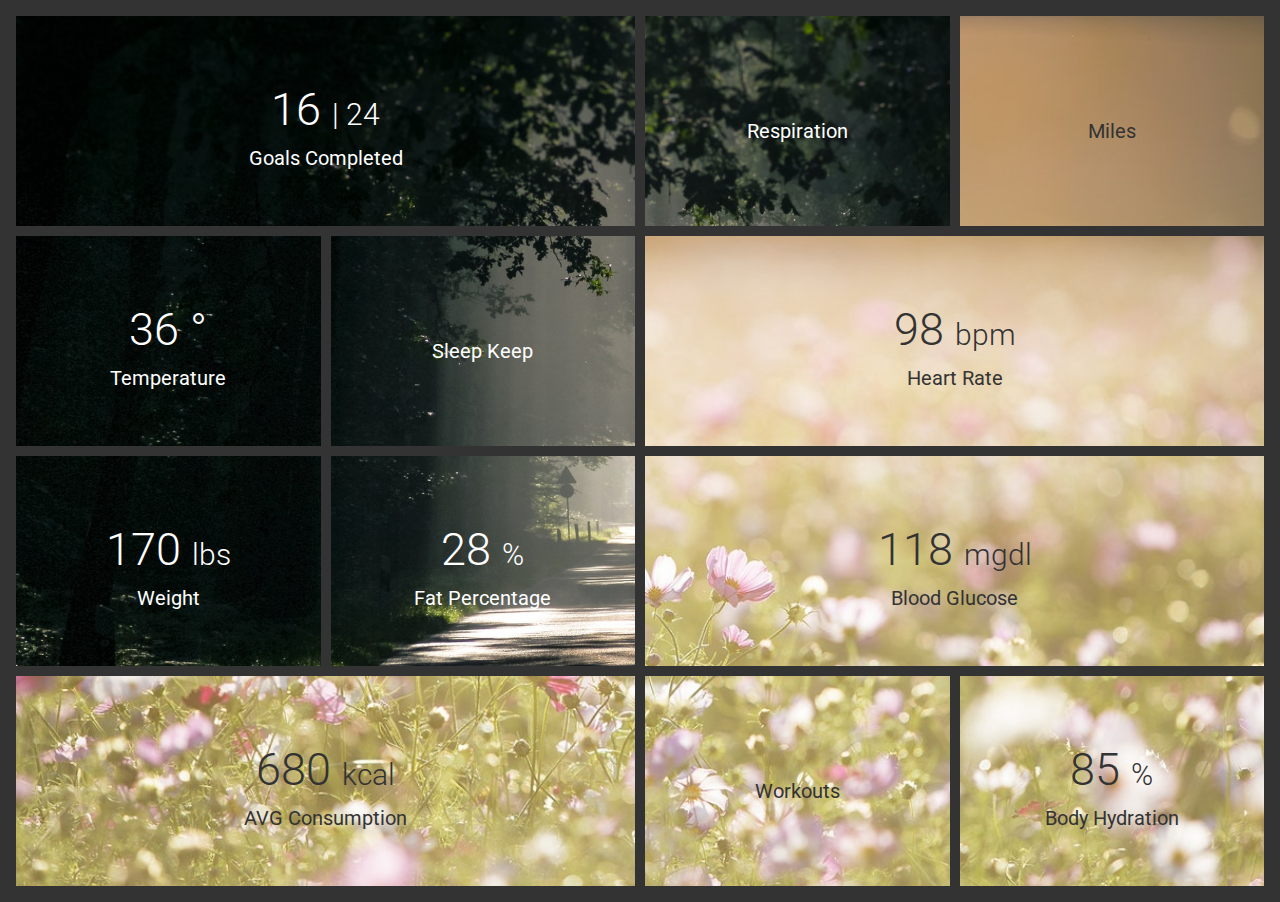
<file: index.html>
<!DOCTYPE html>
<html>
    <head>
    <title>Dashboard</title>
    <link rel="stylesheet" href="style.css">
    <link rel="stylesheet" href="https://cdnjs.cloudflare.com/ajax/libs/font-awesome/5.13.0/css/all.min.css" integrity="sha256-h20CPZ0QyXlBuAw7A+KluUYx/3pK+c7lYEpqLTlxjYQ=" crossorigin="anonymous" />
    </head>
    
    <body>
        <div class="container">
            <div class="bg1">
              <h2>16 <span>| 24</span></h2>
              <p>Goals Completed</p>
            </div>
            <div class="bg1">
              <h2><i class="fas fa-battery-three-quarters"></i></h2>
              <p>Respiration</p>
            </div>
            <div class="bg2">
              <h2><i class="fas fa-running"></i></h2>
              <p>Miles</p>
            </div>
            <div class="bg1">
              <h2>36 &deg;</h2>
              <p>Temperature</p>
            </div>
            <div class="bg1">
              <h2><i class="fas fa-bed"></i></h2>
              <p>Sleep Keep</p>
            </div>
            <div class="bg2">
              <h2>98 <span>bpm</span></h2>
              <p>Heart Rate</p>
            </div>
            <div class="bg1">
              <h2>170 <span>lbs</span></h2>
              <p>Weight</p>
            </div>
            <div class="bg1">
              <h2>28 <span>%</span></h2>
              <p>Fat Percentage</p>
            </div>
            <div class="bg2">
              <h2>118 <span>mgdl</span></h2>
              <p>Blood Glucose</p>
            </div>
            <div class="bg2">
              <h2>680 <span>kcal</span></h2>
              <p>AVG Consumption</p>
            </div>
            <div class="bg2">
              <h2><i class="fas fa-dumbbell"></i></h2>
              <p>Workouts</p>
            </div>
            <div class="bg2">
              <h2>85 <span>%</span></h2>
              <p>Body Hydration</p>
            </div>
          </div>
    </body>
</html>
</file>
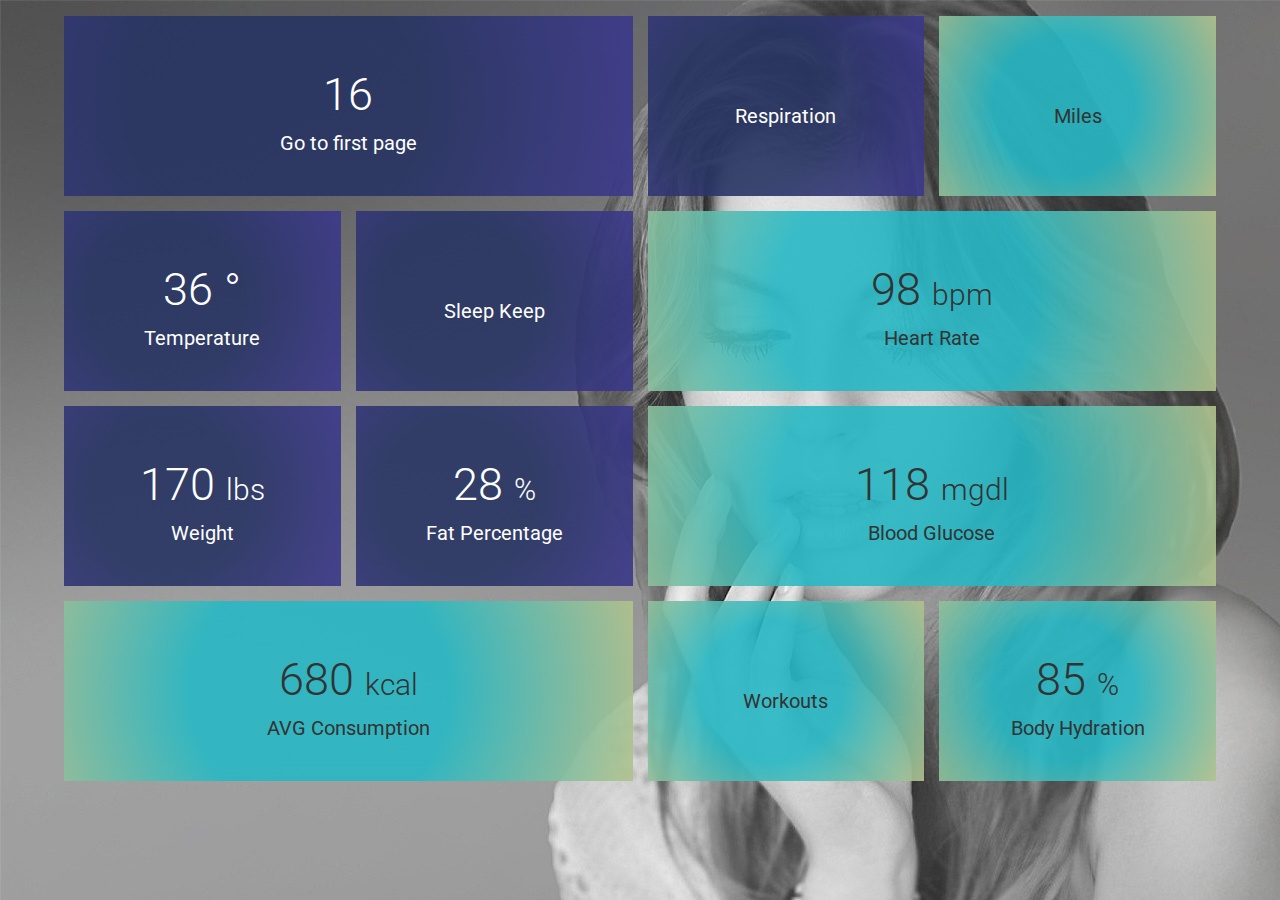
<file: index2.html>
<!DOCTYPE html>
<html>
    <head>
    <meta charset="utf-8">
    <title>Dashboard</title>
    <link rel="stylesheet" href="style2.css">
    <link rel="stylesheet" href="https://cdnjs.cloudflare.com/ajax/libs/font-awesome/5.13.0/css/all.min.css" integrity="sha256-h20CPZ0QyXlBuAw7A+KluUYx/3pK+c7lYEpqLTlxjYQ=" crossorigin="anonymous" />
    </head>
    
    <body>
        <div class="container">
            <div class="bg1">
                <a href="./index.html">
                    <h2>16</h2>
                    <p>Go to first page</p>
                </a>
            </div>
            <div class="bg1">
              <h2><i class="fas fa-battery-three-quarters"></i></h2>
              <p>Respiration</p>
            </div>
            <div class="bg2">
              <h2><i class="fas fa-running"></i></h2>
              <p>Miles</p>
            </div>
            <div class="bg1">
              <h2>36 &deg;</h2>
              <p>Temperature</p>
            </div>
            <div class="bg1">
              <h2><i class="fas fa-bed"></i></h2>
              <p>Sleep Keep</p>
            </div>
            <div class="bg2">
              <h2>98 <span>bpm</span></h2>
              <p>Heart Rate</p>
            </div>
            <div class="bg1">
              <h2>170 <span>lbs</span></h2>
              <p>Weight</p>
            </div>
            <div class="bg1">
              <h2>28 <span>%</span></h2>
              <p>Fat Percentage</p>
            </div>
            <div class="bg2">
              <h2>118 <span>mgdl</span></h2>
              <p>Blood Glucose</p>
            </div>
            <div class="bg2">
              <h2>680 <span>kcal</span></h2>
              <p>AVG Consumption</p>
            </div>
            <div class="bg2">
              <h2><i class="fas fa-dumbbell"></i></h2>
              <p>Workouts</p>
            </div>
            <div class="bg2">
              <h2>85 <span>%</span></h2>
              <p>Body Hydration</p>
            </div>
          </div>
    </body>
</html>
</file>
<file: style.css>
@import url('https://fonts.googleapis.com/css2?family=Roboto:wght@300;400&display=swap');

* {
  box-sizing: border-box;
  margin: 0;
  padding: 0;
}

body {
  background: #333;
  color: #fff;
  font-family: 'Roboto', sans-serif;
}

h2 {
  font-size: 45px;
  font-weight: 300;
  margin: 10px;
}

h2 span {
  font-size: 30px;
}

p {
  font-size: 20px;
}

a {
  text-decoration: none;
  color: #fff;
}

.container {
  margin: 1em;
  display: grid;
  grid-template-columns: repeat(4, 1fr);
  grid-gap: 10px;
}

.container > div {
  cursor: pointer;
  height: 210px;
  background-size: cover;
  background-attachment: fixed;

  display: flex;
  flex-direction: column;
  align-items: center;
  justify-content: center;
  text-align: center;

  transition: all 0.5s ease-in;
}

.container > div:hover {
  opacity: 0.6;
}

.container > div:nth-of-type(1) {
  grid-column: 1 / 3;
}

.container > div:nth-of-type(6) {
  grid-column: 3 / 5;
}

.container > div:nth-of-type(9) {
  grid-column: 3 / 5;
}

.container > div:nth-of-type(10) {
  grid-column: 1 / 3;
}

.bg1 {
  background: url('./img/bg1.jpg');
}

.bg2 {
  background: url('./img/bg2.jpg');
  color: #333;
}
</file>
<file: style2.css>
@import url('https://fonts.googleapis.com/css2?family=Roboto:wght@300;400&display=swap');

* {
  box-sizing: border-box;
  margin: 0;
  padding: 0;
}

body {
  background: url('./img/girl.jpg');
  color: #fff;
  font-family: 'Roboto', sans-serif;
}

h2 {
  font-size: 45px;
  font-weight: 300;
  margin: 10px;
}

h2 span {
  font-size: 30px;
}

p {
  font-size: 20px;
}

a {
  text-decoration: none;
  color: #fff;
}

.container {
  margin: 1em 4em;
  display: grid;
  grid-template-columns: repeat(4, 1fr);
  grid-gap: 15px;
}

.container > div {
  cursor: pointer;
  height: 180px;
  background-size: cover;
  /* background-attachment: fixed; */

  display: flex;
  flex-direction: column;
  align-items: center;
  justify-content: center;
  text-align: center;

  transition: all 0.5s ease-in;
}

.container > div:hover {
  opacity: 0.7;
  transform: scale(0.98);
}

.container > div:nth-of-type(1) {
  grid-column: 1 / 3;
}

.container > div:nth-of-type(6) {
  grid-column: 3 / 5;
}

.container > div:nth-of-type(9) {
  grid-column: 3 / 5;
}

.container > div:nth-of-type(10) {
  grid-column: 1 / 3;
}

.bg1 {
  background: -webkit-radial-gradient(37% center, circle, rgba(39, 52, 99,0.9) 40%, rgba(60, 56, 140, 0.9));
}

.bg2 {
  background: -webkit-radial-gradient(45% center, circle, rgba(39, 184, 196,0.9) 40%, rgba(178,194,140,0.9));
  color: #333;
}
</file>
